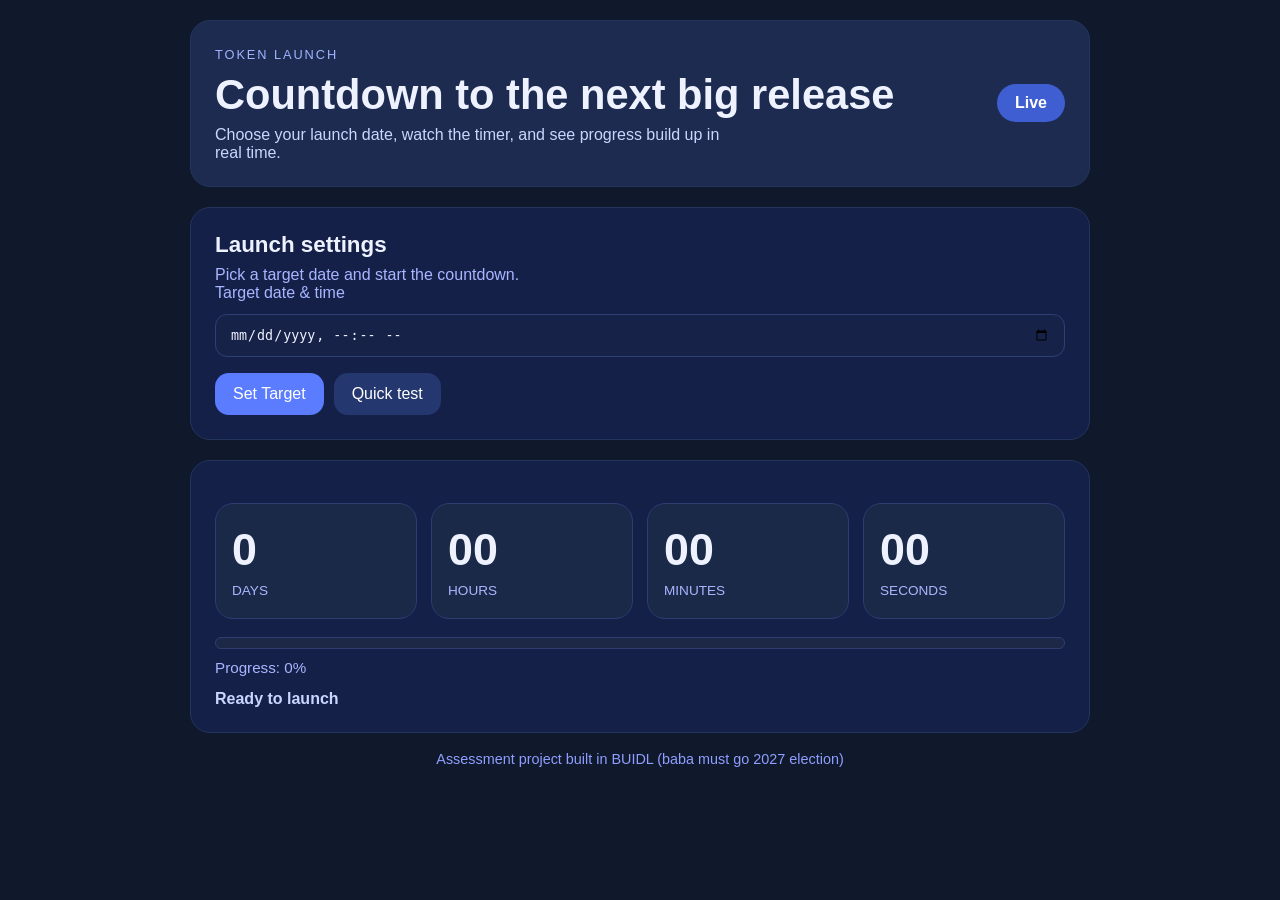
<file: CountDown/index.html>
<!doctype html>
<html lang="en">
<head>
  <meta charset="utf-8" />
  <meta name="viewport" content="width=device-width,initial-scale=1" />
  <title>Token Launch Countdown</title>
  <link rel="stylesheet" href="style.css">
</head>
<body>
  <div class="page-shell">
    <div class="hero-panel">
      <div>
        <span class="eyebrow">Token Launch</span>
        <h1>Countdown to the next big release</h1>
        <p>Choose your launch date, watch the timer, and see progress build up in real time.</p>
      </div>
      <div class="hero-badge">Live</div>
    </div>

    <section class="card panel">
      <div class="panel-title">
        <h2>Launch settings</h2>
        <p>Pick a target date and start the countdown.</p>
      </div>
      <label for="target">Target date &amp; time</label>
      <input id="target" type="datetime-local">
      <div class="button-row">
        <button id="setBtn">Set Target</button>
        <button id="nowBtn" class="ghost">Quick test</button>
      </div>
    </section>

    <section class="card countdown-panel">
      <div class="time-grid">
        <div class="time-item"><span id="days" class="time-number">0</span><span class="time-label">Days</span></div>
        <div class="time-item"><span id="hours" class="time-number">00</span><span class="time-label">Hours</span></div>
        <div class="time-item"><span id="minutes" class="time-number">00</span><span class="time-label">Minutes</span></div>
        <div class="time-item"><span id="seconds" class="time-number">00</span><span class="time-label">Seconds</span></div>
      </div>
      <div class="progress-wrap">
        <div class="progress-bg"><div id="progressBar" class="progress-fill"></div></div>
        <div id="progressLabel" class="progress-text">Progress: 0%</div>
      </div>
      <div id="status" class="status-text">Ready to launch</div>
    </section>

  
      

    <footer class="footer-note">Assessment project built in BUIDL  (baba must go 2027 election)

    </footer>
  </div>

  <script src="script.js"></script>
</body>
</html>
</file>
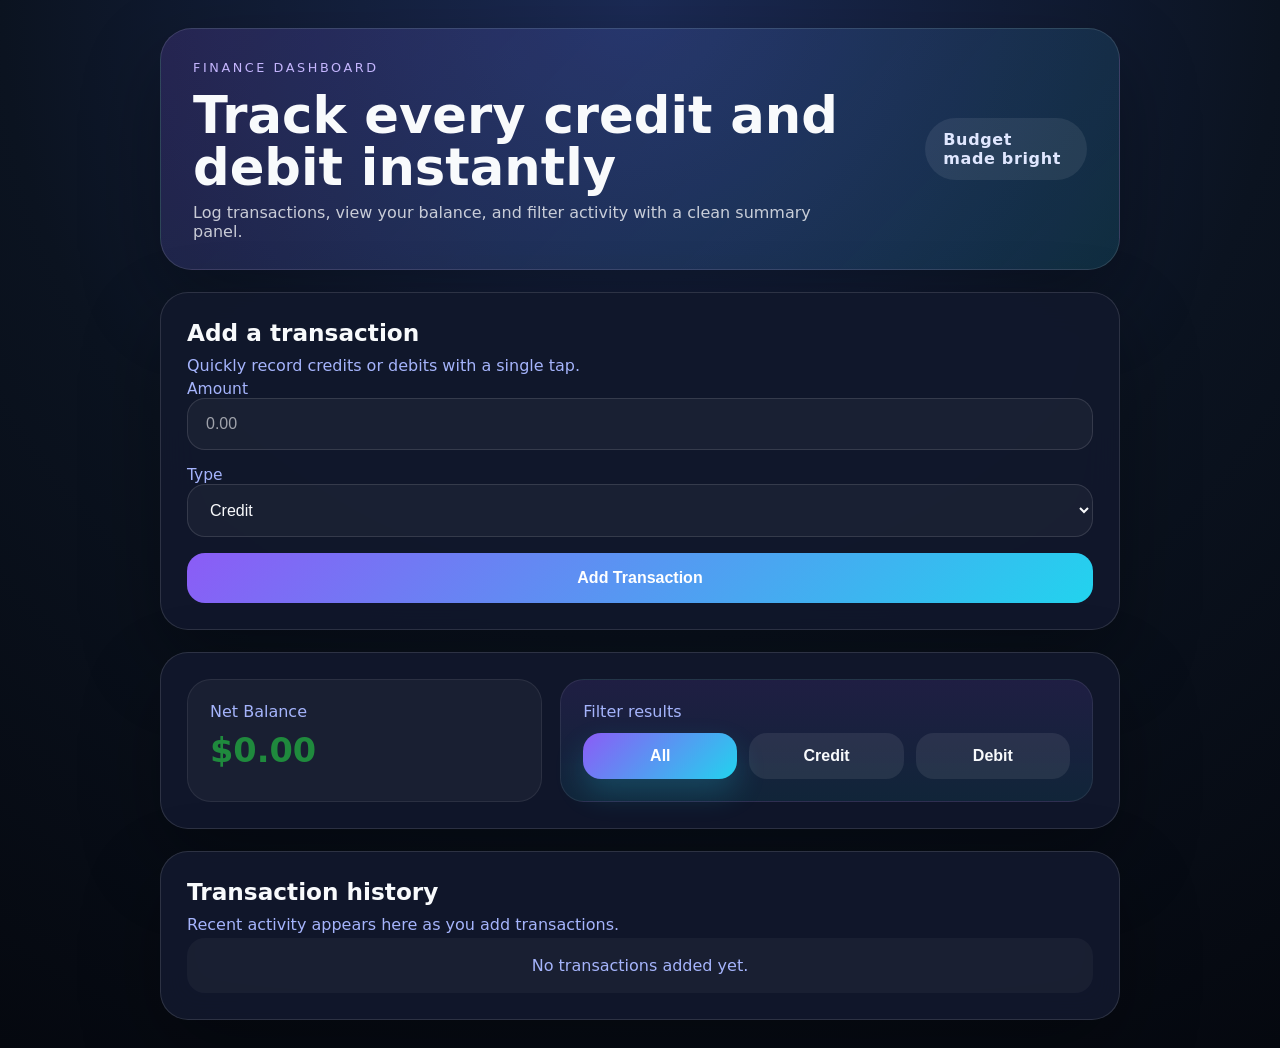
<file: finance/index.html>
<!DOCTYPE html>
<html lang="en">

<head>
  <meta charset="UTF-8" />
  <meta name="viewport" content="width=device-width, initial-scale=1.0" />
  <title>Smart Finance Tracker</title>
  <link rel="stylesheet" href="style.css" />
</head>

<body>
  <div class="page-shell">
    <header class="hero-card">
      <div>
        <span class="eyebrow">Finance Dashboard</span>
        <h1>Track every credit and debit instantly</h1>
        <p>Log transactions, view your balance, and filter activity with a clean summary panel.</p>
      </div>
      <div class="hero-pill">Budget made bright</div>
    </header>

    <section class="card input-card">
      <div class="card-heading">
        <h2>Add a transaction</h2>
        <p>Quickly record credits or debits with a single tap.</p>
      </div>
      <label>
        Amount
        <input id="amount" type="number" min="0.01" step="0.01" placeholder="0.00" />
      </label>
      <label>
        Type
        <select id="type">
          <option value="Credit">Credit</option>
          <option value="Debit">Debit</option>
        </select>
      </label>
      <button id="addBtn">Add Transaction</button>
    </section>

    <section class="card overview-card">
      <div class="overview-grid">
        <div class="overview-item">
          <span>Net Balance</span>
          <strong id="balance">$0.00</strong>
        </div>
        <div class="overview-item accent">
          <span>Filter results</span>
          <div class="filter-row">
            <button id="allBtn" class="active">All</button>
            <button id="creditBtn">Credit</button>
            <button id="debitBtn">Debit</button>
          </div>
        </div>
      </div>
    </section>

    <section class="card transaction-card">
      <div class="card-heading">
        <h2>Transaction history</h2>
        <p>Recent activity appears here as you add transactions.</p>
      </div>
      <ul id="transactionList" class="transaction-list"></ul>
    </section>
  </div>

  <script src="home.js"></script>
</body>

</html>
</file>
<file: CountDown/style.css>
* {
  box-sizing: border-box;
}

html,
body {
  margin: 0;
  min-height: 100%;
  font-family: Arial, sans-serif;
  background: #10182b;
  color: #eef2ff;
}

body {
  padding: 20px;
}

.page-shell {
  max-width: 900px;
  margin: 0 auto;
}

.hero-panel {
  display: flex;
  justify-content: space-between;
  align-items: center;
  gap: 16px;
  padding: 24px;
  background: #1d2b50;
  border: 1px solid #24355d;
  border-radius: 20px;
}

.eyebrow {
  display: inline-block;
  margin-bottom: 10px;
  color: #a0b4ff;
  text-transform: uppercase;
  font-size: 0.8rem;
  letter-spacing: 0.15em;
}

.hero-panel h1 {
  margin: 0;
  font-size: 2.6rem;
  line-height: 1.1;
}

.hero-panel p {
  margin: 8px 0 0;
  max-width: 520px;
  color: #cbd6ff;
}

.hero-badge {
  padding: 10px 18px;
  border-radius: 999px;
  background: #3f5ed1;
  color: #ffffff;
  font-weight: bold;
}

.card {
  background: #152049;
  border: 1px solid #24355d;
  border-radius: 20px;
  padding: 24px;
  margin-top: 20px;
}

.panel-title h2 {
  margin: 0 0 8px;
  font-size: 1.4rem;
}

.panel-title p {
  margin: 0;
  color: #a8b6ff;
}

label {
  display: block;
  margin-bottom: 12px;
  color: #a8b6ff;
}

input[type="datetime-local"],
input[type="email"] {
  width: 100%;
  padding: 12px 14px;
  border-radius: 12px;
  border: 1px solid #2e4074;
  background: #172249;
  color: #eef2ff;
}

input:focus,
select:focus {
  outline: none;
  border-color: #5b7cff;
  box-shadow: 0 0 0 3px rgba(91, 124, 255, 0.15);
}

.button-row {
  margin-top: 16px;
  display: flex;
  flex-wrap: wrap;
  gap: 10px;
}

button {
  padding: 12px 18px;
  border-radius: 14px;
  border: none;
  cursor: pointer;
  font-size: 1rem;
}

button#setBtn {
  background: #5b7cff;
  color: white;
}

button#nowBtn,
.ghost {
  background: #25376f;
  color: white;
}

button:hover {
  opacity: 0.95;
}

.time-grid {
  display: grid;
  grid-template-columns: repeat(4, 1fr);
  gap: 14px;
  margin-top: 18px;
}

.time-item {
  padding: 20px 16px;
  border-radius: 18px;
  background: #1b2948;
  border: 1px solid #2d3c71;
}

.time-number {
  display: block;
  margin-bottom: 8px;
  font-size: 2.8rem;
  font-weight: 700;
}

.time-label {
  display: block;
  text-transform: uppercase;
  font-size: 0.85rem;
  color: #a8b6ff;
}

.progress-wrap {
  margin-top: 18px;
}

.progress-bg {
  width: 100%;
  height: 12px;
  background: #1c2846;
  border-radius: 999px;
  border: 1px solid #2f3d72;
  overflow: hidden;
}

.progress-fill {
  width: 0;
  height: 100%;
  background: #5b7cff;
  transition: width 0.3s ease;
}

.progress-text {
  margin-top: 10px;
  color: #a8b6ff;
  font-size: 0.95rem;
}

.status-text {
  margin-top: 14px;
  color: #cbd6ff;
  font-weight: 600;
}

.subscribe-panel h2 {
  margin: 0 0 8px;
}

.subscribe-panel p {
  margin: 0 0 16px;
  color: #cbd6ff;
}

.subscribe-form {
  display: flex;
  gap: 10px;
  margin-top: 12px;
}

.subscribe-form input {
  flex: 1;
}

.subscribe-form button {
  background: #ff6bd1;
  color: white;
  border-radius: 14px;
  padding: 12px 18px;
}

.footer-note {
  margin-top: 18px;
  text-align: center;
  color: #8f9eff;
  font-size: 0.9rem;
}

@media (max-width: 720px) {
  .hero-panel {
    flex-direction: column;
    align-items: flex-start;
  }

  .time-grid {
    grid-template-columns: repeat(2, 1fr);
  }

  .subscribe-form {
    flex-direction: column;
  }
}
</file>
<file: finance/style.css>
:root {
  color-scheme: dark;
  --bg: #0b1320;
  --surface: rgba(17, 24, 44, 0.95);
  --panel: rgba(255, 255, 255, 0.06);
  --text: #f8fafc;
  --muted: #a5b4fc;
  --accent: #8b5cf6;
  --accent-2: #22d3ee;
  --success: #34d399;
  --danger: #fb7185;
  --border: rgba(255, 255, 255, 0.12);
  --shadow: 0 32px 80px rgba(0, 0, 0, 0.32);
}

* {
  box-sizing: border-box;
}

html,
body {
  margin: 0;
  min-height: 100%;
  font-family: Inter, system-ui, -apple-system, BlinkMacSystemFont, "Segoe UI", sans-serif;
  background: radial-gradient(circle at top, #1b2a55 0%, #0b1320 52%, #05080f 100%);
  color: var(--text);
}

body {
  display: flex;
  justify-content: center;
  padding: 28px 18px;
}

.page-shell {
  width: min(960px, 100%);
  margin: 0 auto;
  display: grid;
  gap: 22px;
}

.hero-card {
  display: flex;
  justify-content: space-between;
  align-items: center;
  gap: 24px;
  padding: 28px 32px;
  border-radius: 32px;
  background: linear-gradient(135deg, rgba(139, 92, 246, 0.18), rgba(34, 211, 238, 0.12));
  border: 1px solid var(--border);
  box-shadow: var(--shadow);
}

.eyebrow {
  display: inline-flex;
  margin-bottom: 14px;
  color: #c4b5fd;
  letter-spacing: 0.2em;
  font-size: 0.8rem;
  text-transform: uppercase;
}

.hero-card h1 {
  margin: 0;
  font-size: clamp(2rem, 4vw, 3.4rem);
  line-height: 1.02;
}

.hero-card p {
  margin: 10px 0 0;
  max-width: 620px;
  color: rgba(248, 250, 252, 0.78);
  font-size: 1rem;
}

.hero-pill {
  padding: 12px 18px;
  border-radius: 999px;
  background: rgba(255, 255, 255, 0.08);
  color: #e0e7ff;
  font-weight: 700;
  letter-spacing: 0.04em;
}

.card {
  background: var(--surface);
  border: 1px solid var(--border);
  border-radius: 28px;
  padding: 26px;
  box-shadow: var(--shadow);
  backdrop-filter: blur(18px);
}

.card-heading h2 {
  margin: 0 0 6px;
  font-size: 1.45rem;
}

.card-heading p {
  margin: 0;
  color: var(--muted);
  line-height: 1.7;
}

label {
  display: block;
  margin-bottom: 16px;
  color: var(--muted);
  font-size: 0.97rem;
}

input,
select {
  width: 100%;
  padding: 16px 18px;
  border-radius: 18px;
  border: 1px solid rgba(255, 255, 255, 0.12);
  background: rgba(255, 255, 255, 0.04);
  color: var(--text);
  font-size: 1rem;
  outline: none;
  transition: border-color 0.2s ease, box-shadow 0.2s ease;
}

input::placeholder,
select option {
  color: rgba(248, 250, 252, 0.6);
}

input:focus,
select:focus {
  border-color: rgba(139, 92, 246, 0.9);
  box-shadow: 0 0 0 4px rgba(139, 92, 246, 0.16);
}

button {
  width: 100%;
  padding: 16px 20px;
  border: none;
  border-radius: 18px;
  background: linear-gradient(135deg, var(--accent), var(--accent-2));
  color: white;
  font-size: 1rem;
  font-weight: 700;
  cursor: pointer;
  transition: transform 0.2s ease, box-shadow 0.2s ease, opacity 0.2s ease;
}

button:hover {
  transform: translateY(-2px);
  box-shadow: 0 18px 35px rgba(34, 211, 238, 0.22);
}

.overview-grid {
  display: grid;
  grid-template-columns: 1fr 1.5fr;
  gap: 18px;
}

.overview-item {
  padding: 22px;
  border-radius: 24px;
  background: rgba(255, 255, 255, 0.04);
  border: 1px solid rgba(255, 255, 255, 0.08);
}

.overview-item span {
  display: block;
  margin-bottom: 10px;
  color: var(--muted);
}

.overview-item strong {
  display: block;
  font-size: 2.1rem;
  color: #f8fafc;
}

.overview-item.accent {
  background: linear-gradient(180deg, rgba(139, 92, 246, 0.12), rgba(34, 211, 238, 0.08));
}

.filter-row {
  display: grid;
  grid-template-columns: repeat(3, minmax(0, 1fr));
  gap: 12px;
  margin-top: 12px;
}

.filter-row button {
  width: 100%;
  padding: 14px 16px;
  background: rgba(255, 255, 255, 0.08);
  color: var(--text);
  box-shadow: none;
}

.filter-row button.active {
  background: linear-gradient(135deg, #8b5cf6, #22d3ee);
  color: white;
  box-shadow: 0 14px 30px rgba(34, 211, 238, 0.2);
}

.transaction-list {
  list-style: none;
  margin: 0;
  padding: 0;
}

.transaction-item {
  display: flex;
  justify-content: space-between;
  align-items: center;
  gap: 16px;
  padding: 18px 20px;
  border-radius: 22px;
  background: rgba(255, 255, 255, 0.05);
  margin-bottom: 14px;
  border: 1px solid rgba(255, 255, 255, 0.08);
}

.transaction-item.credit {
  border-left: 4px solid var(--success);
}

.transaction-item.debit {
  border-left: 4px solid var(--danger);
}

.transaction-item span {
  color: var(--text);
}

.transaction-empty {
  color: var(--muted);
  text-align: center;
  padding: 18px;
  border-radius: 18px;
  background: rgba(255, 255, 255, 0.04);
}

@media (max-width: 820px) {
  .overview-grid {
    grid-template-columns: 1fr;
  }
}

@media (max-width: 620px) {
  body {
    padding: 18px 12px;
  }

  .hero-card {
    flex-direction: column;
    align-items: flex-start;
  }

  button {
    width: 100%;
  }
}
</file>
